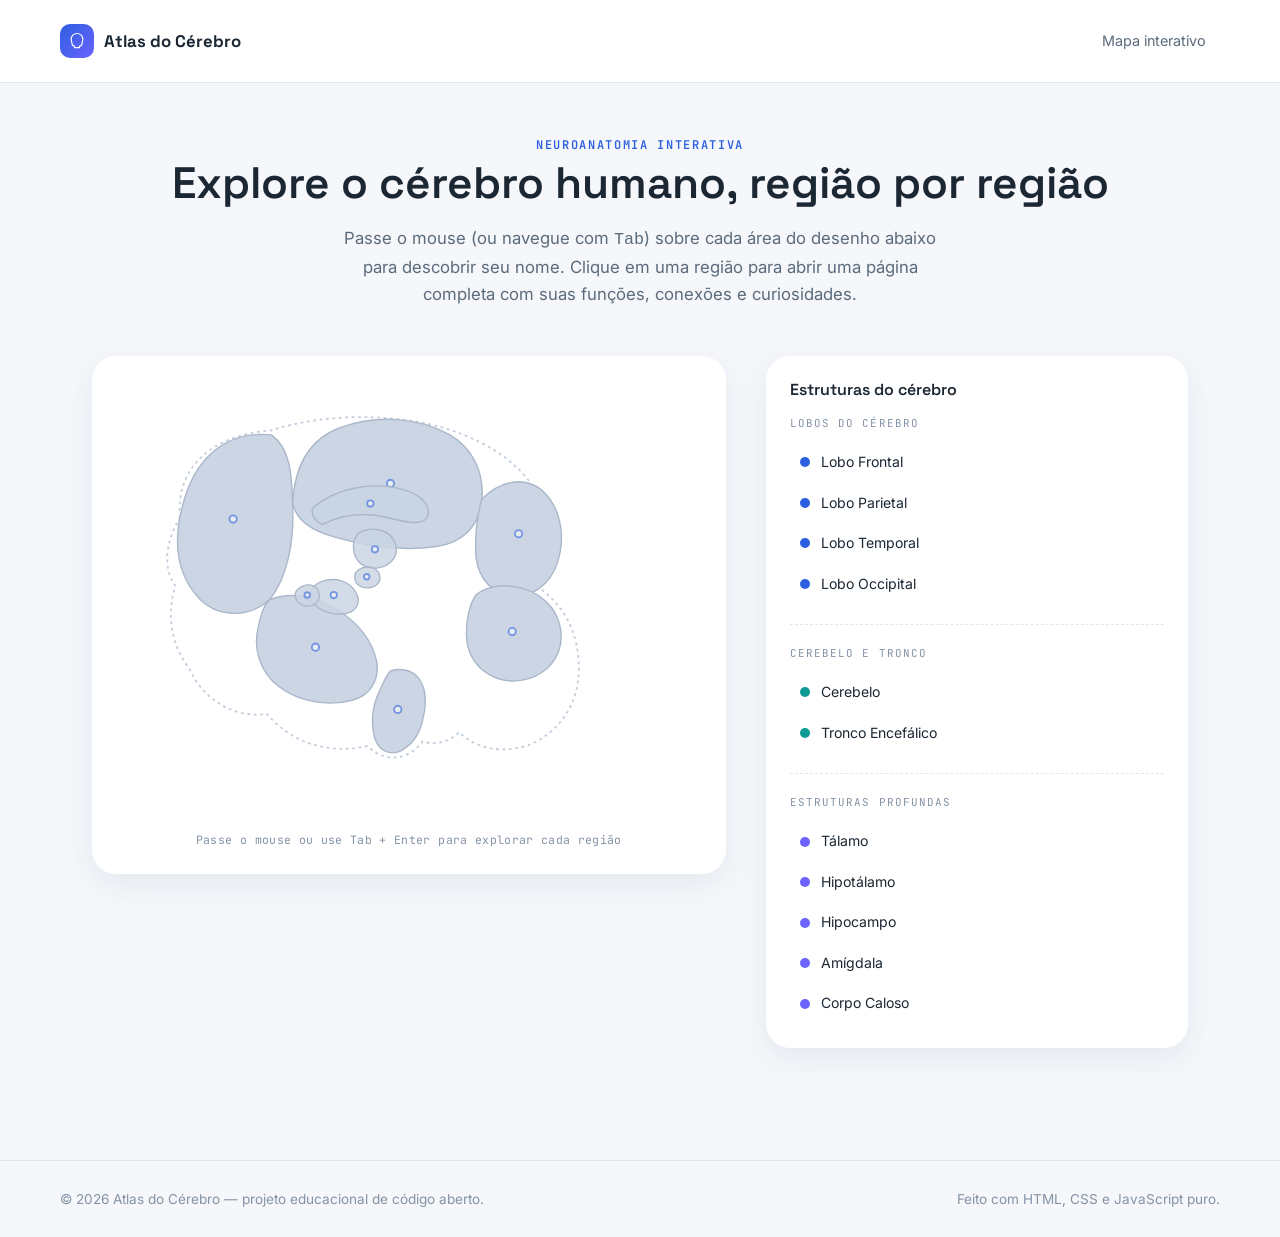
<file: index.html>
<!DOCTYPE html>
<html lang="pt-BR">
<head>
  <meta charset="UTF-8" />
  <meta name="viewport" content="width=device-width, initial-scale=1.0" />
  <title>Atlas do Cérebro · Explore a anatomia cerebral</title>
  <meta name="description" content="Atlas interativo da anatomia do cérebro humano. Passe o mouse ou use o teclado para explorar cada região e clique para conhecer suas funções." />

  <!-- Fontes usadas no projeto (Google Fonts). Isto NÃO é um framework
       de JS/CSS, apenas arquivos de fonte, então respeita o requisito
       de não usar frameworks como React/Vue/Bootstrap. -->
  <link rel="preconnect" href="https://fonts.googleapis.com" />
  <link rel="preconnect" href="https://fonts.gstatic.com" crossorigin />
  <link href="https://fonts.googleapis.com/css2?family=Space+Grotesk:wght@500;600;700&family=Inter:wght@400;500;600&family=JetBrains+Mono:wght@500&display=swap" rel="stylesheet" />

  <link rel="stylesheet" href="style.css" />
  <link rel="stylesheet" href="brain.css" />
</head>
<body>

  <!-- =================================================================
       CABEÇALHO
       ================================================================= -->
  <header class="site-header">
    <div class="site-header__inner">
      <a href="index.html" class="brand" aria-label="Atlas do Cérebro — página inicial">
        <span class="brand__mark" aria-hidden="true">
          <svg viewBox="0 0 24 24" fill="none" xmlns="http://www.w3.org/2000/svg">
            <path d="M12 3C8 3 5 6 5 10c0 2 1 3.5 1 5 0 2 1.5 3 3 3v2h6v-2c1.5 0 3-1 3-3 0-1.5 1-3 1-5 0-4-3-7-7-7z" stroke="white" stroke-width="1.4" stroke-linejoin="round"/>
          </svg>
        </span>
        Atlas do Cérebro
      </a>
      <nav class="site-nav" aria-label="Navegação principal">
        <a class="site-nav__link" href="index.html">Mapa interativo</a>
      </nav>
    </div>
  </header>

  <main>
    <!-- ===============================================================
         HERO / INTRODUÇÃO
         =============================================================== -->
    <section class="hero">
      <span class="eyebrow">Neuroanatomia interativa</span>
      <h1>Explore o cérebro humano, região por região</h1>
      <p class="lead">
        Passe o mouse (ou navegue com <kbd>Tab</kbd>) sobre cada área do
        desenho abaixo para descobrir seu nome. Clique em uma região para
        abrir uma página completa com suas funções, conexões e curiosidades.
      </p>
    </section>

    <!-- ===============================================================
         MAPA INTERATIVO (SVG + legenda lateral)
         =============================================================== -->
    <section class="atlas" aria-label="Mapa interativo do cérebro">

      <!-- ------------------------------------------------------------
           PALCO DO SVG
           Cada região é um elemento <path> independente com um `id`
           que corresponde exatamente a uma chave do objeto
           `brainParts` em js/data.js. O atributo `data-category`
           decide qual cor de destaque será usada (ver brain.css).
           ------------------------------------------------------------ -->
      <div class="atlas__stage">
        <svg
          class="brain-map"
          viewBox="0 0 640 480"
          role="group"
          aria-label="Desenho esquemático do cérebro humano visto de lado, com 11 regiões clicáveis"
          xmlns="http://www.w3.org/2000/svg"
        >
          <!-- Contorno decorativo (não interativo) só para dar
               referência visual do formato geral do encéfalo. -->
          <path
            class="brain-outline"
            d="M70,150 C65,100 100,60 170,55 C230,35 320,35 380,60 C430,80 460,110 470,150 C480,180 475,205 460,225 C480,240 500,260 505,300 C510,340 495,375 460,395 C430,410 395,405 375,385 C365,395 350,400 335,395 C320,415 295,420 275,400 C230,410 190,395 165,365 C130,370 95,350 80,315 C60,290 55,255 65,225 C50,205 55,175 70,150 Z"
          />

          <!-- ============= LOBOS (córtex externo) ============= -->

          <!-- Lobo Frontal -->
          <path
            id="frontal"
            class="brain-region"
            data-category="lobo"
            d="M170,60 C120,55 85,85 72,140 C62,180 68,215 92,240 C115,262 148,258 168,240 C188,215 195,175 193,135 C192,100 190,75 170,60 Z"
          />
          <circle class="brain-node" cx="128" cy="152" r="4" style="animation-delay:0s"></circle>

          <!-- Lobo Parietal -->
          <path
            id="parietal"
            class="brain-region"
            data-category="lobo"
            d="M193,135 C195,95 210,65 245,52 C285,38 330,40 365,60 C390,75 402,100 400,130 C398,158 380,178 350,182 C315,187 275,182 240,172 C215,165 198,155 193,135 Z"
          />
          <circle class="brain-node" cx="300" cy="113" r="4" style="animation-delay:0.3s"></circle>

          <!-- Lobo Occipital -->
          <path
            id="occipital"
            class="brain-region"
            data-category="lobo"
            d="M400,130 C420,110 445,105 465,120 C485,138 492,168 483,198 C475,225 452,240 428,235 C405,230 393,210 393,185 C393,165 395,145 400,130 Z"
          />
          <circle class="brain-node" cx="440" cy="168" r="4" style="animation-delay:0.6s"></circle>

          <!-- Lobo Temporal -->
          <path
            id="temporal"
            class="brain-region"
            data-category="lobo"
            d="M168,240 C190,232 215,235 240,250 C265,265 280,285 285,308 C288,328 278,345 258,350 C232,357 200,352 178,335 C158,320 150,295 155,272 C158,258 160,248 168,240 Z"
          />
          <circle class="brain-node" cx="218" cy="292" r="4" style="animation-delay:0.9s"></circle>

          <!-- ============= CEREBELO E TRONCO ============= -->

          <!-- Cerebelo -->
          <path
            id="cerebellum"
            class="brain-region"
            data-category="cerebelo-tronco"
            d="M393,235 C405,225 425,222 445,228 C465,234 480,248 485,268 C490,288 483,308 465,320 C448,331 425,332 408,322 C392,313 383,297 383,278 C383,262 386,246 393,235 Z"
          />
          <circle class="brain-node" cx="433" cy="275" r="4" style="animation-delay:1.2s"></circle>

          <!-- Tronco Encefálico -->
          <path
            id="brainstem"
            class="brain-region"
            data-category="cerebelo-tronco"
            d="M300,318 C310,315 322,316 330,325 C338,334 340,350 336,368 C333,384 325,398 312,405 C300,411 288,406 283,392 C278,376 280,356 288,340 C292,331 295,323 300,318 Z"
          />
          <circle class="brain-node" cx="308" cy="360" r="4" style="animation-delay:1.5s"></circle>

          <!-- ============= ESTRUTURAS PROFUNDAS =============
               Desenhadas "por dentro" do córtex, com opacidade
               levemente reduzida (ver .brain-region--deep em
               brain.css), simulando um corte interno simplificado. -->

          <!-- Corpo Caloso -->
          <path
            id="corpuscallosum"
            class="brain-region brain-region--deep"
            data-category="profunda"
            d="M215,140 C240,118 280,110 315,120 C335,126 345,138 340,150 C335,160 315,155 295,150 C270,144 245,148 225,158 C215,152 213,146 215,140 Z"
          />
          <circle class="brain-node" cx="278" cy="135" r="3.5" style="animation-delay:0.2s"></circle>

          <!-- Tálamo -->
          <path
            id="thalamus"
            class="brain-region brain-region--deep"
            data-category="profunda"
            d="M270,165 C285,160 300,165 305,178 C310,190 302,202 288,205 C274,208 262,200 260,187 C258,176 262,168 270,165 Z"
          />
          <circle class="brain-node" cx="283" cy="185" r="3.5" style="animation-delay:0.5s"></circle>

          <!-- Hipotálamo -->
          <path
            id="hypothalamus"
            class="brain-region brain-region--deep"
            data-category="profunda"
            d="M270,205 C278,203 286,206 288,213 C290,220 285,226 277,227 C269,228 262,224 261,217 C260,211 264,207 270,205 Z"
          />
          <circle class="brain-node" cx="274" cy="215" r="3" style="animation-delay:0.8s"></circle>

          <!-- Hipocampo -->
          <path
            id="hippocampus"
            class="brain-region brain-region--deep"
            data-category="profunda"
            d="M225,220 C240,215 255,220 262,232 C268,242 264,252 252,255 C238,258 222,253 214,242 C209,234 214,224 225,220 Z"
          />
          <circle class="brain-node" cx="238" cy="235" r="3.5" style="animation-delay:1.1s"></circle>

          <!-- Amígdala -->
          <path
            id="amygdala"
            class="brain-region brain-region--deep"
            data-category="profunda"
            d="M205,225 C213,222 221,226 222,234 C223,242 216,248 208,247 C200,246 195,240 196,233 C197,229 200,227 205,225 Z"
          />
          <circle class="brain-node" cx="209" cy="235" r="3" style="animation-delay:1.4s"></circle>

        </svg>
        <p class="atlas__hint">Passe o mouse ou use Tab + Enter para explorar cada região</p>
      </div>

      <!-- ------------------------------------------------------------
           LEGENDA LATERAL
           A lista de regiões (agrupada por categoria) é gerada
           dinamicamente pelo JavaScript (função construirLegenda em
           script.js), sempre a partir dos dados de js/data.js — assim
           a legenda nunca fica desatualizada em relação ao SVG.
           ------------------------------------------------------------ -->
      <aside class="legend" aria-label="Lista de estruturas do cérebro">
        <h2>Estruturas do cérebro</h2>
        <div id="legend-list"><!-- preenchido via JavaScript --></div>
      </aside>
    </section>
  </main>

  <!-- Tooltip flutuante, reaproveitado para todas as regiões. Fica
       escondido (opacity: 0) até que brain.js o posicione e exiba. -->
  <div id="brain-tooltip" class="tooltip" role="tooltip" aria-hidden="true">
    <span class="tooltip__title"></span>
    <span class="tooltip__desc"></span>
  </div>

  <!-- =================================================================
       RODAPÉ
       ================================================================= -->
  <footer class="site-footer">
    <div class="site-footer__inner">
      <p>&copy; <span id="current-year"></span> Atlas do Cérebro — projeto educacional de código aberto.</p>
      <p>Feito com HTML, CSS e JavaScript puro.</p>
    </div>
  </footer>

  <!-- ===================================================================
       SCRIPTS
       A ordem importa: data.js primeiro (define brainParts), depois
       brain.js e script.js, que dependem desses dados já existirem.
       =================================================================== -->
  <script src="data.js"></script>
  <script src="brain.js"></script>
  <script src="script.js"></script>
</body>
</html>
</file>
<file: style.css>
/* =====================================================================
   style.css
   ---------------------------------------------------------------------
   Estilos GERAIS do site: reset, variáveis de design (design tokens),
   tipografia, layout de cabeçalho/rodapé, cartões de conteúdo,
   legenda do mapa cerebral e responsividade.

   Os estilos específicos do desenho do cérebro (SVG) ficam em
   brain.css — assim cada arquivo tem uma responsabilidade clara.
   ===================================================================== */

/* ---------------------------------------------------------------------
   1. DESIGN TOKENS (variáveis CSS)
   Centralizamos aqui todas as cores, fontes e sombras do projeto.
   Isso facilita muito a manutenção: para mudar o tom de azul do site
   inteiro, por exemplo, basta alterar o valor de --color-primary aqui.
   --------------------------------------------------------------------- */
:root {
  /* Cores de fundo e superfície */
  --color-bg: #F5F7FA;              /* fundo claro do site, conforme briefing */
  --color-surface: #FFFFFF;         /* fundo dos cartões */
  --color-surface-alt: #EEF2F8;     /* fundo alternativo (ex: tags) */

  /* Cores de texto */
  --color-ink: #1B2733;             /* texto principal */
  --color-ink-muted: #5B6B7C;       /* texto secundário */
  --color-ink-soft: #8493A6;        /* texto terciário / legendas */

  /* Paleta azul (cor de destaque pedida no briefing) */
  --color-primary: #2C5FE0;         /* azul principal — lobos */
  --color-primary-dark: #1E46B3;
  --color-teal: #0E9A94;            /* azul-esverdeado — cerebelo/tronco */
  --color-violet: #6C63FF;          /* azul-violeta — estruturas profundas */

  /* Bordas e sombras */
  --color-line: #E1E7EF;
  --shadow-soft: 0 10px 30px rgba(30, 60, 110, 0.08);
  --shadow-hover: 0 16px 40px rgba(30, 60, 110, 0.14);

  /* Tipografia */
  --font-display: 'Space Grotesk', 'Segoe UI', sans-serif;
  --font-body: 'Inter', 'Segoe UI', sans-serif;
  --font-mono: 'JetBrains Mono', 'Courier New', monospace;

  /* Espaçamentos e formas */
  --radius-lg: 24px;
  --radius-md: 16px;
  --radius-sm: 10px;
  --transition-fast: 180ms ease;
  --transition-medium: 320ms cubic-bezier(0.4, 0, 0.2, 1);
}

/* ---------------------------------------------------------------------
   2. RESET BÁSICO
   Remove margens/paddings padrão do navegador e define box-sizing
   consistente em todos os elementos.
   --------------------------------------------------------------------- */
*,
*::before,
*::after {
  box-sizing: border-box;
  margin: 0;
  padding: 0;
}

html {
  scroll-behavior: smooth;
}

body {
  background-color: var(--color-bg);
  color: var(--color-ink);
  font-family: var(--font-body);
  font-size: 16px;
  line-height: 1.6;
  min-height: 100vh;
  display: flex;
  flex-direction: column;
}

img,
svg {
  max-width: 100%;
  display: block;
}

a {
  color: inherit;
  text-decoration: none;
}

ul {
  list-style: none;
}

/* Foco visível por teclado — importante para acessibilidade.
   Só aparece quando a navegação é feita via teclado (:focus-visible),
   evitando o contorno em cliques de mouse. */
a:focus-visible,
button:focus-visible,
[tabindex]:focus-visible {
  outline: 3px solid var(--color-primary);
  outline-offset: 3px;
  border-radius: 4px;
}

/* ---------------------------------------------------------------------
   3. TIPOGRAFIA
   --------------------------------------------------------------------- */
h1, h2, h3, h4 {
  font-family: var(--font-display);
  font-weight: 600;
  color: var(--color-ink);
  line-height: 1.2;
}

h1 { font-size: clamp(2rem, 4vw, 2.75rem); }
h2 { font-size: clamp(1.4rem, 2.5vw, 1.8rem); margin-bottom: 0.75rem; }
h3 { font-size: 1.1rem; }

p {
  color: var(--color-ink-muted);
}

.eyebrow {
  font-family: var(--font-mono);
  font-size: 0.75rem;
  letter-spacing: 0.14em;
  text-transform: uppercase;
  color: var(--color-primary);
  font-weight: 600;
}

/* ---------------------------------------------------------------------
   4. LAYOUT GERAL (header / main / footer)
   --------------------------------------------------------------------- */
.site-header {
  padding: 1.5rem 2rem;
  border-bottom: 1px solid var(--color-line);
  background: var(--color-surface);
}

.site-header__inner,
.site-footer__inner {
  max-width: 1160px;
  margin: 0 auto;
  display: flex;
  align-items: center;
  justify-content: space-between;
  gap: 1rem;
  flex-wrap: wrap;
}

.brand {
  display: flex;
  align-items: center;
  gap: 0.65rem;
  font-family: var(--font-display);
  font-weight: 700;
  font-size: 1.05rem;
}

.brand__mark {
  width: 34px;
  height: 34px;
  border-radius: 10px;
  background: linear-gradient(135deg, var(--color-primary), var(--color-violet));
  display: grid;
  place-items: center;
}

.brand__mark svg {
  width: 20px;
  height: 20px;
}

.site-nav__link {
  font-size: 0.9rem;
  color: var(--color-ink-muted);
  padding: 0.5rem 0.9rem;
  border-radius: var(--radius-sm);
  transition: background-color var(--transition-fast), color var(--transition-fast);
}

.site-nav__link:hover {
  background: var(--color-surface-alt);
  color: var(--color-primary);
}

main {
  flex: 1;
}

.site-footer {
  border-top: 1px solid var(--color-line);
  padding: 1.75rem 2rem;
  margin-top: 3rem;
}

.site-footer p {
  font-size: 0.85rem;
  color: var(--color-ink-soft);
}

/* ---------------------------------------------------------------------
   5. HERO DA PÁGINA INICIAL
   --------------------------------------------------------------------- */
.hero {
  max-width: 1160px;
  margin: 0 auto;
  padding: 3rem 2rem 1rem;
  text-align: center;
}

.hero p.lead {
  max-width: 620px;
  margin: 1rem auto 0;
  font-size: 1.05rem;
}

/* ---------------------------------------------------------------------
   6. ÁREA DO MAPA INTERATIVO (SVG + legenda)
   --------------------------------------------------------------------- */
.atlas {
  max-width: 1160px;
  margin: 2rem auto 4rem;
  padding: 0 2rem;
  display: grid;
  grid-template-columns: minmax(0, 1.5fr) minmax(260px, 1fr);
  gap: 2.5rem;
  align-items: start;
}

.atlas__stage {
  position: relative;
  background: var(--color-surface);
  border-radius: var(--radius-lg);
  box-shadow: var(--shadow-soft);
  padding: 1.5rem;
}

.atlas__hint {
  font-family: var(--font-mono);
  font-size: 0.72rem;
  color: var(--color-ink-soft);
  text-align: center;
  margin-top: 0.75rem;
  letter-spacing: 0.03em;
}

/* Painel lateral com a legenda das estruturas */
.legend {
  background: var(--color-surface);
  border-radius: var(--radius-lg);
  box-shadow: var(--shadow-soft);
  padding: 1.5rem;
}

.legend h2 {
  font-size: 1rem;
  margin-bottom: 1rem;
}

.legend__group + .legend__group {
  margin-top: 1.25rem;
  padding-top: 1.25rem;
  border-top: 1px dashed var(--color-line);
}

.legend__group-title {
  font-family: var(--font-mono);
  font-size: 0.68rem;
  letter-spacing: 0.1em;
  text-transform: uppercase;
  color: var(--color-ink-soft);
  margin-bottom: 0.6rem;
}

.legend__item {
  display: flex;
  align-items: center;
  gap: 0.65rem;
  width: 100%;
  text-align: left;
  padding: 0.5rem 0.6rem;
  border-radius: var(--radius-sm);
  font-size: 0.88rem;
  color: var(--color-ink);
  background: transparent;
  border: 1px solid transparent;
  cursor: pointer;
  transition: background-color var(--transition-fast), border-color var(--transition-fast), transform var(--transition-fast);
}

.legend__item:hover,
.legend__item.is-active {
  background: var(--color-surface-alt);
  border-color: var(--color-line);
  transform: translateX(2px);
}

.legend__dot {
  width: 10px;
  height: 10px;
  border-radius: 50%;
  flex-shrink: 0;
  background: var(--dot-color, var(--color-primary));
}

/* Tooltip flutuante que segue o cursor sobre o SVG */
.tooltip {
  position: fixed;
  z-index: 50;
  pointer-events: none;
  background: var(--color-ink);
  color: #fff;
  padding: 0.5rem 0.8rem;
  border-radius: var(--radius-sm);
  font-size: 0.82rem;
  font-family: var(--font-body);
  box-shadow: var(--shadow-hover);
  opacity: 0;
  transform: translate(-50%, calc(-100% - 12px)) scale(0.94);
  transition: opacity var(--transition-fast), transform var(--transition-fast);
  max-width: 220px;
}

.tooltip.is-visible {
  opacity: 1;
  transform: translate(-50%, calc(-100% - 12px)) scale(1);
}

.tooltip__title {
  font-weight: 600;
  display: block;
}

.tooltip__desc {
  display: block;
  color: #C9D3E0;
  font-size: 0.74rem;
  margin-top: 0.15rem;
}

/* ---------------------------------------------------------------------
   7. PÁGINA DE DETALHE DE CADA ESTRUTURA
   --------------------------------------------------------------------- */
.detail {
  max-width: 860px;
  margin: 0 auto;
  padding: 2.5rem 2rem 4rem;
}

.detail__back {
  display: inline-flex;
  align-items: center;
  gap: 0.4rem;
  font-family: var(--font-mono);
  font-size: 0.82rem;
  color: var(--color-primary);
  margin-bottom: 1.5rem;
  padding: 0.4rem 0.2rem;
}

.detail__back:hover {
  text-decoration: underline;
}

.detail__hero {
  display: flex;
  align-items: center;
  gap: 1.5rem;
  background: var(--color-surface);
  border-radius: var(--radius-lg);
  box-shadow: var(--shadow-soft);
  padding: 1.75rem;
  margin-bottom: 2rem;
}

.detail__icon {
  width: 76px;
  height: 76px;
  flex-shrink: 0;
  border-radius: var(--radius-md);
  background: var(--color-surface-alt);
  display: grid;
  place-items: center;
}

.detail__icon svg {
  width: 46px;
  height: 46px;
}

.detail__category {
  font-family: var(--font-mono);
  font-size: 0.72rem;
  letter-spacing: 0.08em;
  text-transform: uppercase;
  color: var(--color-ink-soft);
  margin-bottom: 0.25rem;
  display: block;
}

.detail__short {
  margin-top: 0.35rem;
  color: var(--color-ink-muted);
}

.detail section.card {
  background: var(--color-surface);
  border-radius: var(--radius-lg);
  box-shadow: var(--shadow-soft);
  padding: 1.75rem;
  margin-bottom: 1.5rem;
}

.detail section.card h2 {
  display: flex;
  align-items: center;
  gap: 0.5rem;
}

.detail section.card h2::before {
  content: '';
  width: 6px;
  height: 6px;
  border-radius: 50%;
  background: var(--color-primary);
}

.detail ul.function-list li {
  position: relative;
  padding-left: 1.4rem;
  margin-bottom: 0.55rem;
  color: var(--color-ink-muted);
}

.detail ul.function-list li::before {
  content: '';
  position: absolute;
  left: 0;
  top: 0.5em;
  width: 7px;
  height: 7px;
  border-radius: 2px;
  background: var(--color-primary);
  transform: rotate(45deg);
}

.detail ul.bibliography-list li {
  font-size: 0.88rem;
  color: var(--color-ink-soft);
  margin-bottom: 0.4rem;
  padding-left: 1.2rem;
  position: relative;
}

.detail ul.bibliography-list li::before {
  content: '—';
  position: absolute;
  left: 0;
  color: var(--color-ink-soft);
}

.detail__back--bottom {
  display: inline-flex;
  margin-top: 0.5rem;
}

/* Estado de carregamento (enquanto script.js ainda não populou o conteúdo) */
.detail[data-loading="true"] .card,
.detail[data-loading="true"] .detail__hero {
  opacity: 0;
}

.detail .card,
.detail .detail__hero {
  opacity: 1;
  transition: opacity var(--transition-medium);
}

/* ---------------------------------------------------------------------
   8. RESPONSIVIDADE
   --------------------------------------------------------------------- */
@media (max-width: 860px) {
  .atlas {
    grid-template-columns: 1fr;
  }
}

@media (max-width: 600px) {
  .site-header {
    padding: 1.1rem 1.25rem;
  }

  .hero {
    padding: 2rem 1.25rem 0.5rem;
  }

  .atlas {
    padding: 0 1.25rem;
    margin-top: 1.5rem;
  }

  .detail {
    padding: 1.75rem 1.25rem 3rem;
  }

  .detail__hero {
    flex-direction: column;
    text-align: center;
  }
}

/* Respeita a preferência do usuário por menos animação */
@media (prefers-reduced-motion: reduce) {
  *,
  *::before,
  *::after {
    animation-duration: 0.001ms !important;
    animation-iteration-count: 1 !important;
    transition-duration: 0.001ms !important;
    scroll-behavior: auto !important;
  }
}
</file>
<file: brain.css>
/* =====================================================================
   brain.css
   ---------------------------------------------------------------------
   Estilos específicos do desenho SVG do cérebro: cores neutras e de
   destaque para cada região, animações de hover, pulsação dos nós
   e comportamento de foco por teclado.

   Por que separar de style.css? Porque este arquivo lida SOMENTE com
   a "ilustração" interativa. Se no futuro você quiser reaproveitar o
   mesmo SVG em outra página, basta importar este CSS junto com ele.
   ===================================================================== */

/* ---------------------------------------------------------------------
   1. CONTAINER DO SVG
   --------------------------------------------------------------------- */
.brain-map {
  width: 100%;
  height: auto;
  overflow: visible; /* permite que o glow do hover "vaze" um pouco */
}

/* ---------------------------------------------------------------------
   2. ESTADO NEUTRO DAS REGIÕES
   Todas as regiões clicáveis começam com o mesmo tom neutro de cinza-
   azulado. É esse tom que volta quando o mouse sai da região.
   --------------------------------------------------------------------- */
.brain-region {
  fill: #CBD5E3;
  stroke: #A9B7C9;
  stroke-width: 1.5;
  cursor: pointer;
  transition:
    fill var(--transition-medium),
    stroke var(--transition-medium),
    transform var(--transition-fast),
    filter var(--transition-fast);
  transform-origin: center;
  transform-box: fill-box;
}

/* Estruturas profundas (tálamo, hipotálamo, hipocampo, amígdala,
   corpo caloso) começam um pouco mais translúcidas, pois estão
   "por dentro" do cérebro — reforça a leitura de profundidade. */
.brain-region--deep {
  fill-opacity: 0.85;
}

/* Contorno externo do cérebro: decorativo, não é clicável nem muda
   de cor — serve apenas de referência visual para o usuário. */
.brain-outline {
  fill: none;
  stroke: #C3CEDC;
  stroke-width: 2;
  stroke-dasharray: 3 4;
}

/* ---------------------------------------------------------------------
   3. QUANDO O MOUSE PASSA POR CIMA (:hover) OU O ELEMENTO GANHA
   FOCO POR TECLADO (:focus-visible) — a classe .is-hovered também é
   adicionada via JavaScript em brain.js para navegadores/situações
   em que precisamos disparar o mesmo efeito manualmente.
   --------------------------------------------------------------------- */
.brain-region:hover,
.brain-region:focus-visible,
.brain-region.is-hovered {
  filter: drop-shadow(0 6px 14px rgba(44, 95, 224, 0.35));
  transform: scale(1.035);
}

/* Cor de destaque por categoria — usamos atributo data-category no
   próprio elemento SVG para escolher a cor certa sem duplicar CSS
   para cada uma das 11 regiões individualmente. */
.brain-region[data-category="lobo"]:hover,
.brain-region[data-category="lobo"]:focus-visible,
.brain-region[data-category="lobo"].is-hovered {
  fill: var(--color-primary);
  stroke: var(--color-primary-dark);
}

.brain-region[data-category="cerebelo-tronco"]:hover,
.brain-region[data-category="cerebelo-tronco"]:focus-visible,
.brain-region[data-category="cerebelo-tronco"].is-hovered {
  fill: var(--color-teal);
  stroke: #0B7B76;
}

.brain-region[data-category="profunda"]:hover,
.brain-region[data-category="profunda"]:focus-visible,
.brain-region[data-category="profunda"].is-hovered {
  fill: var(--color-violet);
  stroke: #4A41D6;
}

/* ---------------------------------------------------------------------
   4. "ESMAECER" O RESTANTE DO CÉREBRO QUANDO UMA REGIÃO ESTÁ EM HOVER
   Essa classe é adicionada pelo JavaScript (brain.js) a todas as
   regiões QUE NÃO estão sob o mouse, criando o efeito de contraste
   pedido no briefing ("o restante do cérebro deve permanecer em uma
   cor neutra").
   --------------------------------------------------------------------- */
.brain-region.is-dimmed {
  fill-opacity: 0.45;
  filter: none;
  transform: scale(1);
}

/* ---------------------------------------------------------------------
   5. NÓS PULSANTES (marcadores em forma de ponto sobre cada região)
   Pequeno efeito de "sinapse", que é o elemento de assinatura visual
   do site: um ponto que pulsa suavemente, sugerindo atividade
   elétrica/neural mesmo quando nada está em hover.
   --------------------------------------------------------------------- */
.brain-node {
  fill: #FFFFFF;
  stroke: var(--color-primary);
  stroke-width: 2;
  opacity: 0.55;
  transform-origin: center;
  transform-box: fill-box;
  animation: pulse-node 2.6s ease-in-out infinite;
  pointer-events: none; /* o clique deve valer para a região, não para o nó */
}

/* Cada nó tem um pequeno atraso diferente (definido inline via
   style="animation-delay") para que o efeito não pulse tudo junto,
   parecendo mais orgânico — como sinapses reais disparando. */
@keyframes pulse-node {
  0%, 100% {
    opacity: 0.35;
    transform: scale(0.85);
  }
  50% {
    opacity: 0.9;
    transform: scale(1.15);
  }
}

/* Quando a região correspondente está em hover, o nó "acende" com
   mais intensidade e para de pulsar (fica firme, em destaque). */
.brain-region:hover ~ .brain-node,
.brain-region.is-hovered ~ .brain-node {
  animation-play-state: paused;
  opacity: 1;
  stroke: #fff;
  fill: var(--color-primary);
}

@media (prefers-reduced-motion: reduce) {
  .brain-node {
    animation: none;
    opacity: 0.6;
  }
}
</file>
